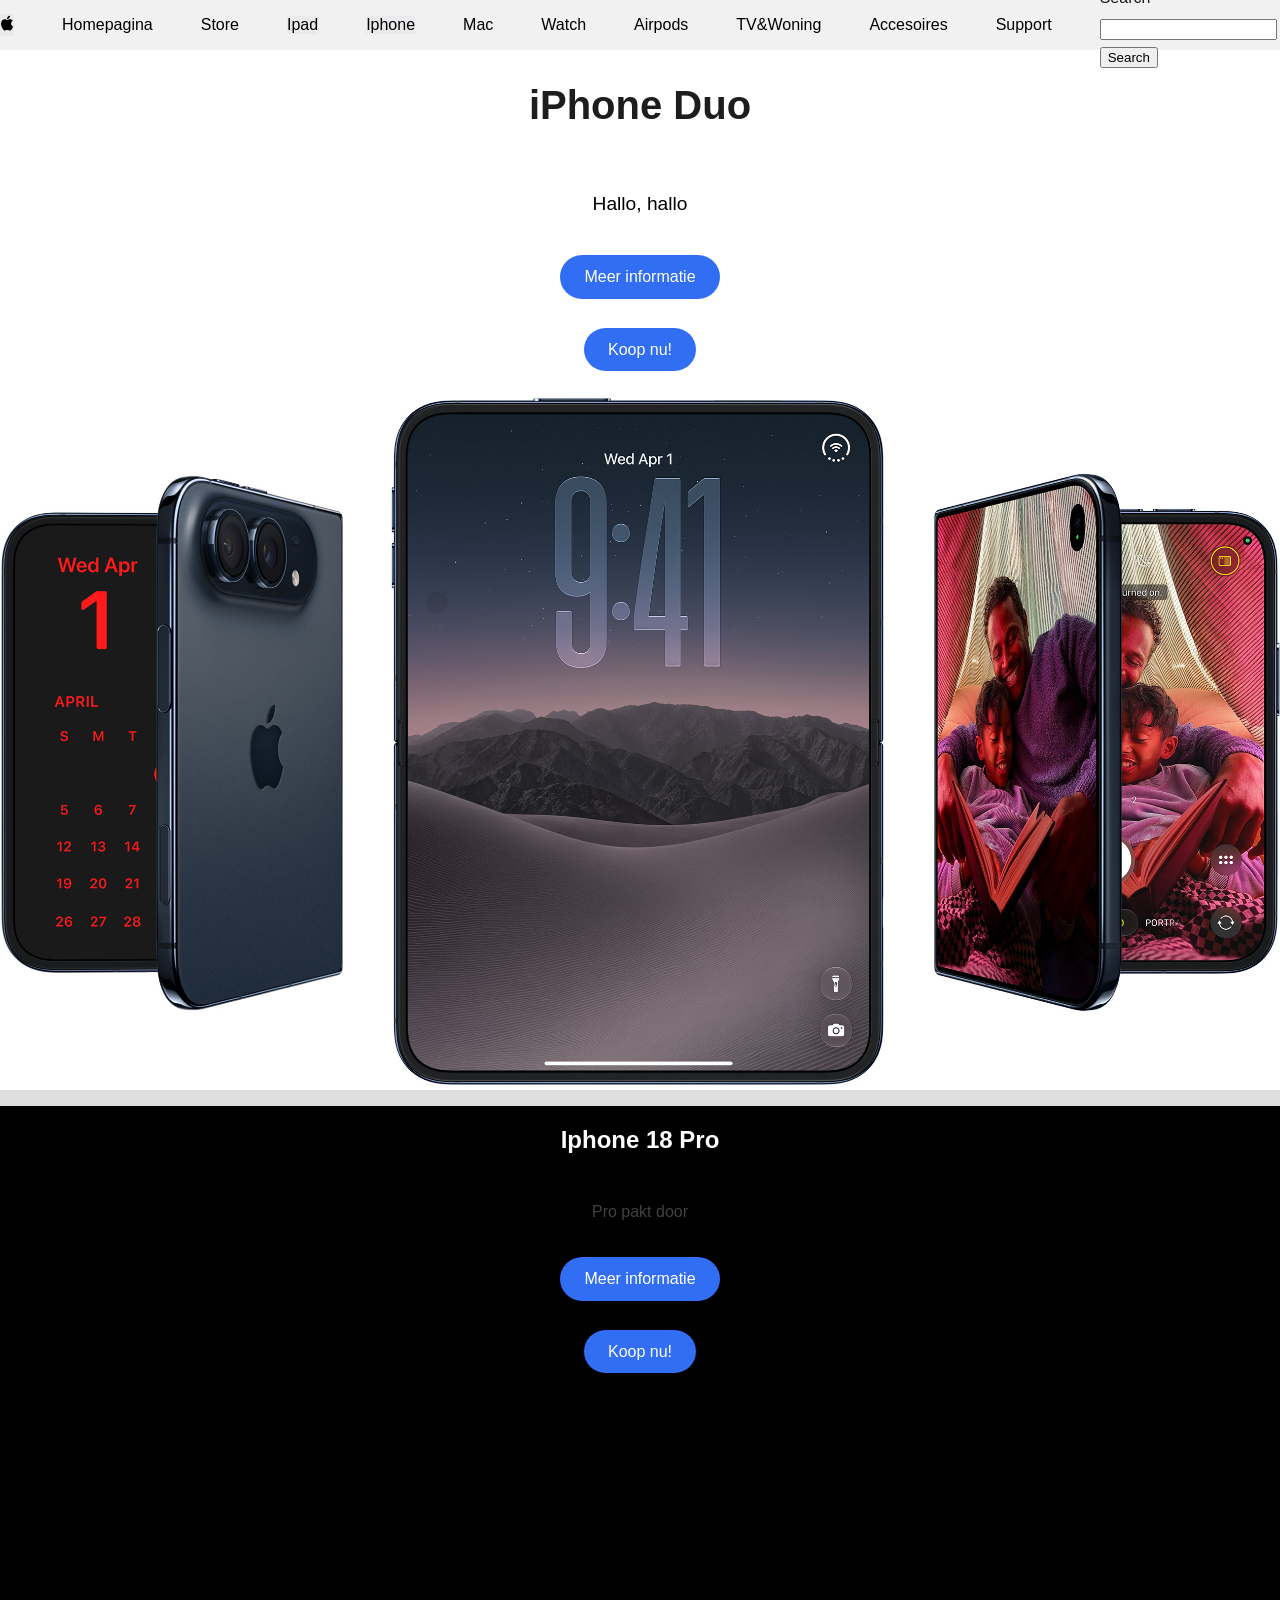
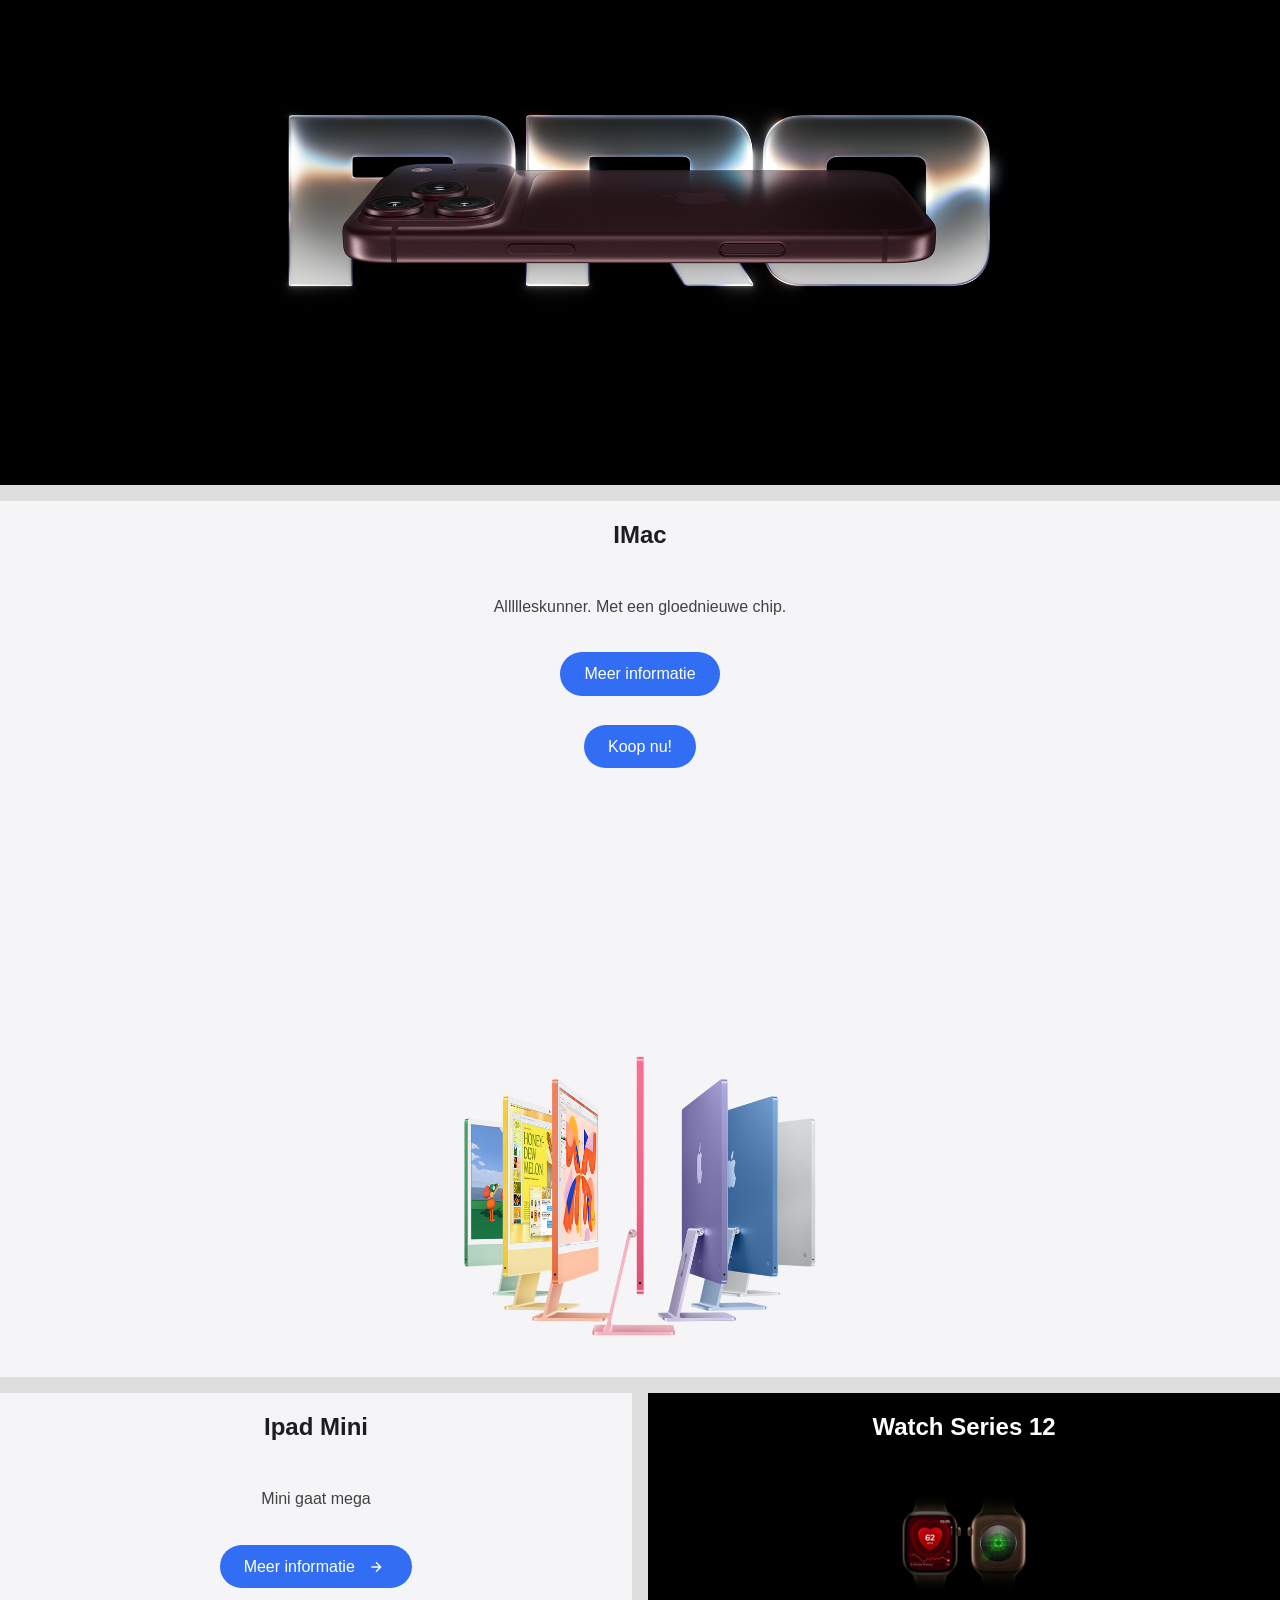
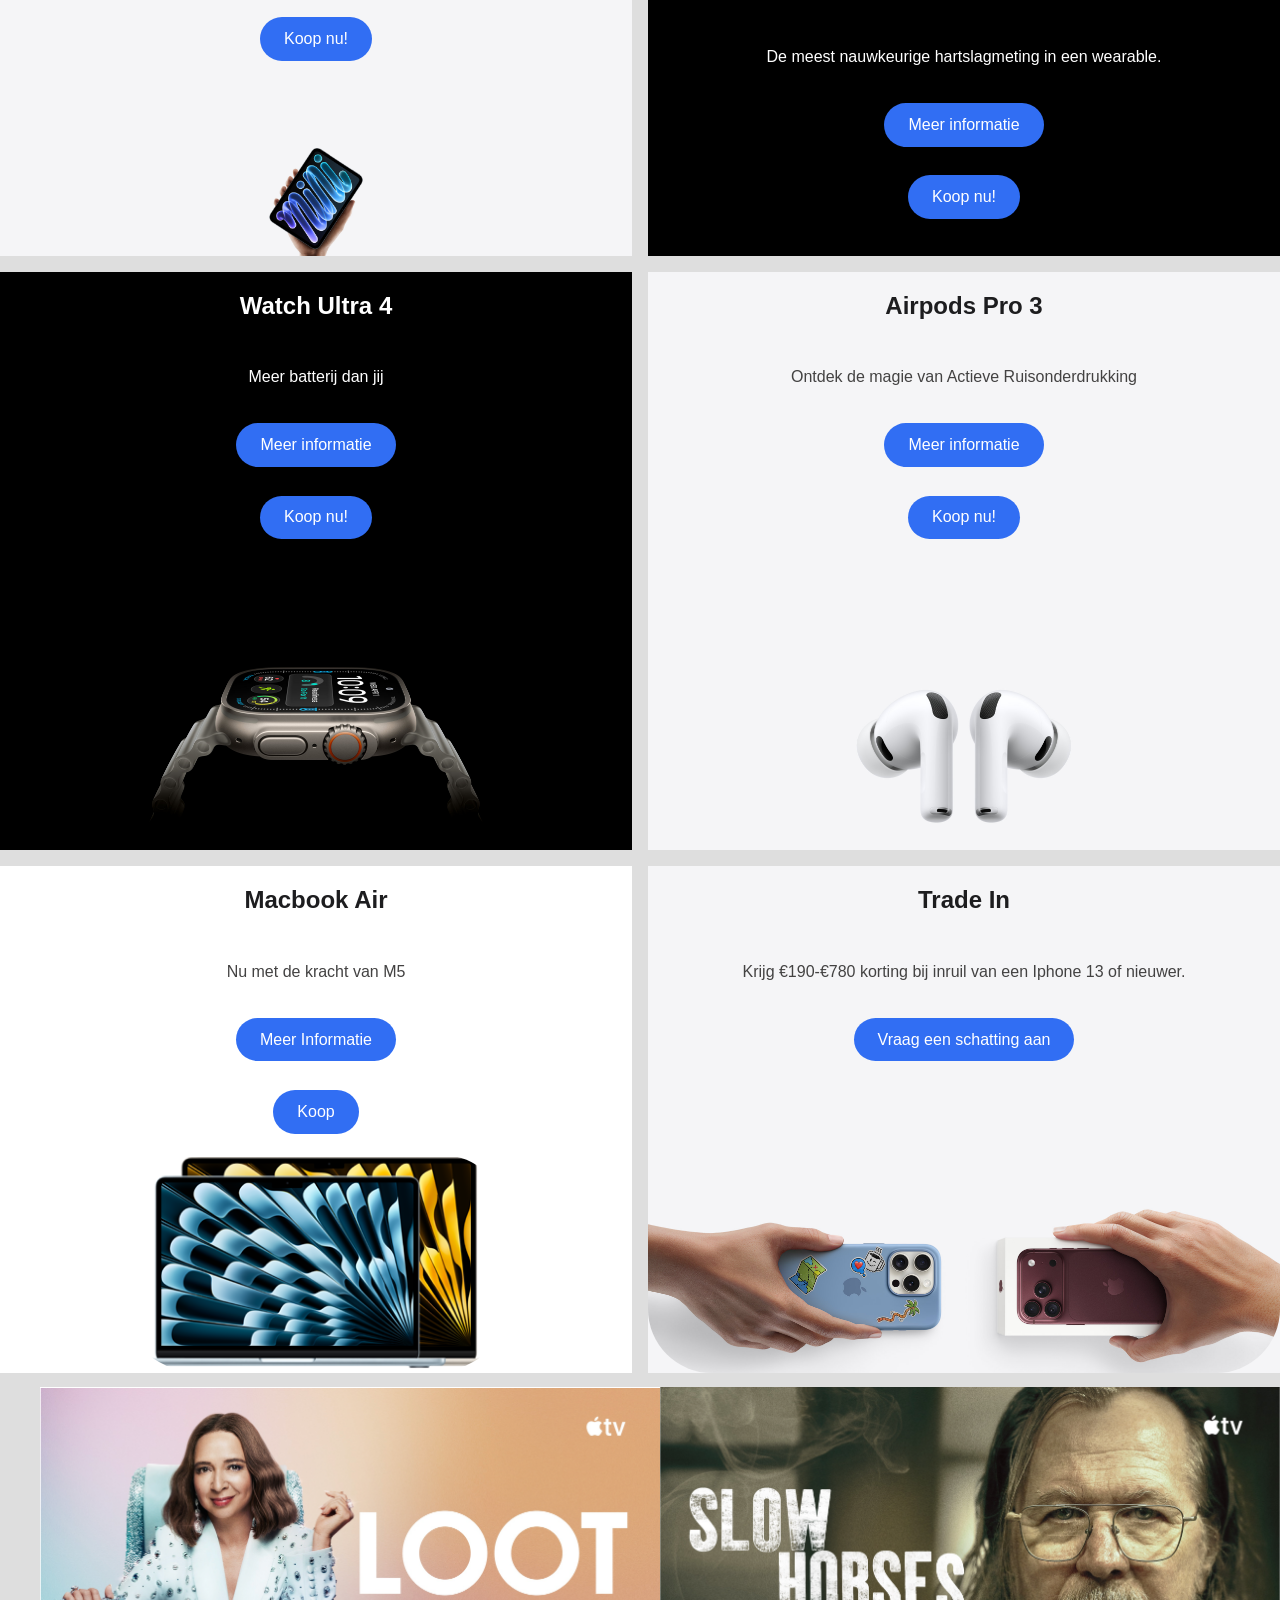
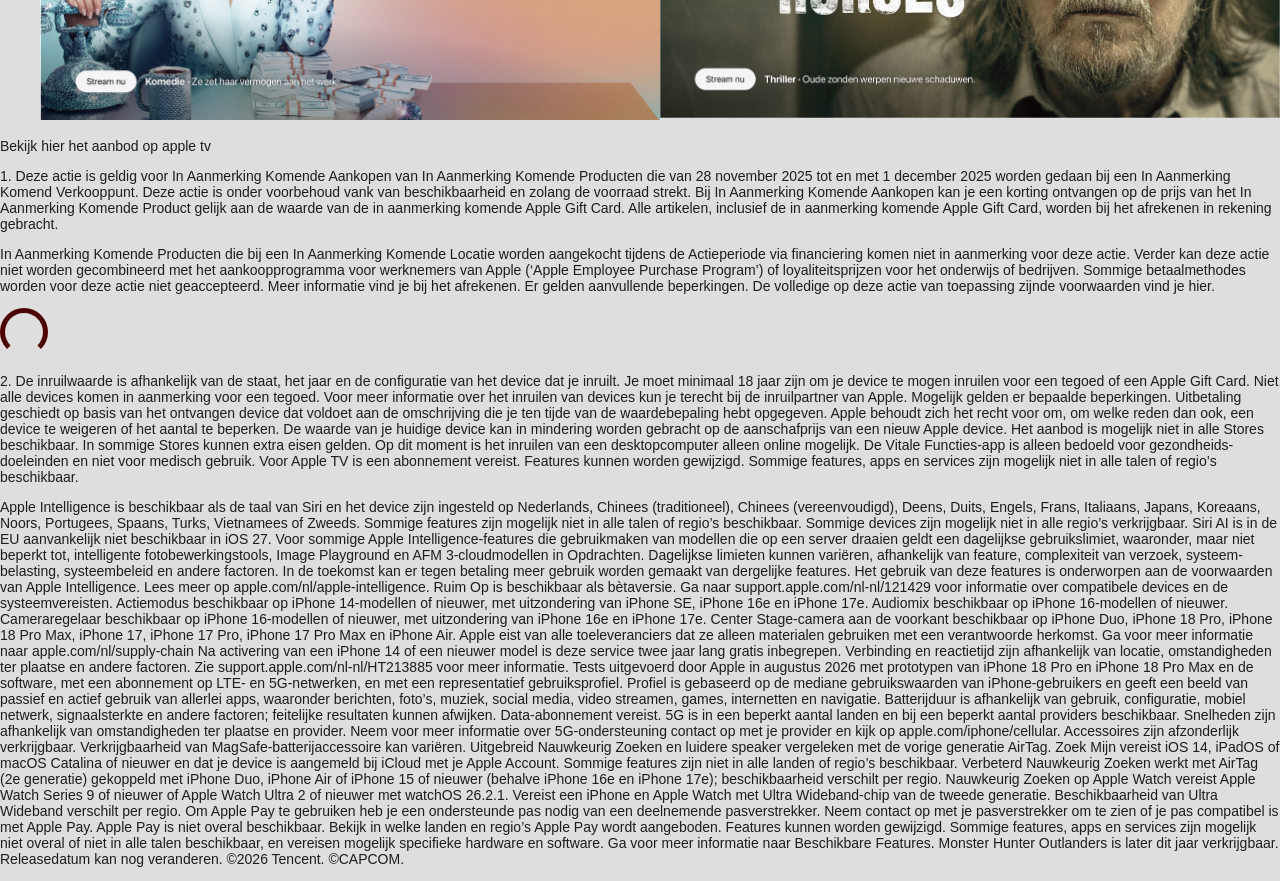
<file: index.html>
<!DOCTYPE html>
<html lang="nl">
<head>
	<meta charset="UTF-8">
	<meta name="204_chey" content="Cheyenne">
	<meta name="viewport" content="width=device-width, initial-scale=1">
	
	<title>Apple Knock-off</title>

	<link href="styles/style.css" rel="stylesheet">
	<link href="styles/homepage.css" rel="stylesheet">

	<link rel="icon" type="image/svg+xml" href="images-sections/icon_large_3.svg">
</head>

<body>			
<a class="skip-link" href="#main">Ga naar inhoud</a>
<!--https://www.w3schools.com/accessibility/accessibility_skip_links.php-->
 <header>
	<h1 class="visually-hidden">Howdy FED2526</h1>
		<nav aria-label="Hoofdmenu">
		<ul>
			<li><img src="images/icon_large_3.svg" alt="icon_large_3"></li>
			<li><a href="index.html">Homepagina</a></li>
			<!-- https://codepen.io/yuzub/pen/XaPjoB > Hiervan heb ik de animatie in headers overgenomen -->
			<li><a href="#">Store</a></li>
			<li><a href="#">Ipad</a></li>
			<li><a href="tweede_pagina.html">Iphone</a></li>
			<li><a href="#">Mac</a></li>
			<li><a href="#">Watch</a></li>
			<li><a href="#">Airpods</a></li>
			<li><a href="#">TV&Woning</a></li>
			<li><a href="#">Accesoires</a></li>
			<li><a href="#">Support</a></li>
			<li>
				<form id="search-form">
					<label for="site-search">Search</label>
					<input type="search" id="site-search" name="q">
					<button type="submit">Search</button>
				</form>
			</li>
		</ul>
	</nav>
 </header>

<main id="main">


<section aria-label="iPhone Duo">
	<h2>iPhone Duo</h2>
	<p>Hallo, hallo</p>
	<a href="#" aria-label="Meer over iPhone">Meer informatie</a>
	<a href="#" aria-label="iPhone Duo kopen">Koop nu!</a>
	<img src="images/design_endframe__csvxe3ut4a6a_large_2x.jpg" alt="iPhone_duo">
</section>

<section aria-label="Iphone 18 pro">
	<h2> Iphone 18 Pro</h2>
	<p>Pro pakt door</p>
	<a href="tweede_pagina.html" aria-label="Meer over Iphone">Meer informatie</a>
	<a href="tweede_pagina.html" aria-label="Iphone 18 kopen">Koop nu!</a>
	<img src="images/hero_iphone_18_pro_.jpg" alt="iphone_18_pro">
</section>

<section aria-label="IMac">
	<h2>IMac</h2>
	<p>Allllleskunner.
	Met een gloednieuwe chip.
	</p>
	<a href="tweede_pagina.html" aria-label="Meer over Mac">Meer informatie</a>
	<a href="tweede_pagina.html" aria-label="Mac Mini kopen">Koop nu!</a>
	<img src="images/promo_imac_m6_preorder__cm3cvx6oewya_large_2x.jpg" alt="IMac">
</section>

<section aria-label="IPad Mini">
	<h2>Ipad Mini</h2>
	<p>Mini gaat mega</p>
	<a href="#">
		Meer informatie
		<svg width="16" height="16" viewBox="0 0 24 24">
		  <path d="M5 12h14M12 5l7 7-7 7" stroke="currentColor" stroke-width="2" fill="none"/>
		</svg></a>
	<a href="#" aria-label="Mac Mini kopen">Koop nu!</a>
	<img src="images/promo_ipad_mini_a20_preorder__b8cxb35z3e9y_large_2x.jpg" alt="Ipad Mini">
</section>

<section aria-label="Watch Series 12">
	<h2>Watch Series 12</h2>
	<img src="images/hero_apple_watch_series_12_jpg.jpg" alt="watch_series_12">
	<p>De meest nauwkeurige hartslagmeting in een wearable.</p>
	<a href="#" aria-label="Meer informatie over Apple Watches">Meer informatie</a>
	<a href="#" aria-label="Apple watch 12 kopen">Koop nu!</a>
</section>

<section aria-label="Watch Ultra 4">
	<h2>Watch Ultra 4</h2>
	<p>Meer batterij dan jij</p>
	<a href="#" aria-label="Meer informatie over Watch">Meer informatie</a>
	<a href="#" aria-label="Watch kopen">Koop nu!</a>
	<img src="images/promo_apple_watch_ultra_4__e4r3qertak2u_large_2x.jpg" alt="watch_ultra_4">
</section>

<section aria-label="Airpods Pro 3">
	<h2>Airpods Pro 3</h2>
	<p>Ontdek de magie van Actieve Ruisonderdrukking</p>
	<a href="#" aria-label="Meer informatie over Airpods">Meer informatie</a>
	<a href="#" aria-label="Airpods kopen">Koop nu!</a>
	<img src="images/promo_airpods_pro_3__e4755qofhnyq_large_2x.jpg" alt="airpods_pro_3">
</section>

<section aria-label="macbook_air">
	<h2>Macbook Air</h2>
	<p>Nu met de kracht van M5</p>
	<a href="#" aria-label="Meer informatie">Meer Informatie</a>
	<a href="#" aria-label="Koop">Koop</a>
	<img src="images/compare_mba_13_15__caznvrb61zyu_large_2x.png" alt="macbook_air">
</section>

<section aria-label="Trade In">
	<h2>Trade In</h2>
	<p>Krijg €190-€780 korting bij inruil van een Iphone 13 of nieuwer.</p>
	<a href="#" aria-label="Meer informatie over Trade in">Vraag een schatting aan</a>
	<img src="images/promo_iphone_tradein__e4hrjxmgmf0i_large_2x.jpg" alt="trade_in">
</section>

	<script defer src="scripts/script.js"></script>
</main>

<footer>

<ul aria-label="Films & series op apple tv">
	<li><img src="images-footer/film_1.png" alt="film_1"></li>
	<li><img src="images-footer/film_2.png" alt="film_2"></li>
	<li><img src="images-footer/film_3.png" alt="film_3"></li>
	<li><img src="images-footer/film_4.png" alt="film_4"></li>
	<li><img src="images-footer/film_5.png" alt="film_5"></li>
	<li><img src="images-footer/film_6.png" alt="film_6"></li>
</ul>
	<h3>Films op apple tv</h3>
	<p>Bekijk hier het aanbod op apple tv</p>
	<p>
		1. Deze actie is geldig voor In Aanmerking Komende Aankopen van In Aanmerking Komende Producten die van 28 november 2025 tot en met 1 december 2025 worden gedaan bij een In Aanmerking Komend Verkooppunt. 
		Deze actie is onder voorbehoud vank van beschikbaarheid en zolang de voorraad strekt. 
		Bij In Aanmerking Komende Aankopen kan je een korting ontvangen op de prijs van het In Aanmerking Komende Product gelijk aan de waarde van de in aanmerking komende Apple Gift Card. 
		Alle artikelen, inclusief de in aanmerking komende Apple Gift Card, worden bij het afrekenen in rekening gebracht. 
	</p>
	<p>
		In Aanmerking Komende Producten die bij een In Aanmerking Komende Locatie worden aangekocht tijdens de Actieperiode via financiering komen niet in aanmerking voor deze actie. 
		Verder kan deze actie niet worden gecombineerd met het aankoopprogramma voor werknemers van Apple (‘Apple Employee Purchase Program’) of loyaliteitsprijzen voor het onderwijs of bedrijven. 
		Sommige betaalmethodes worden voor deze actie niet geaccepteerd. Meer informatie vind je bij het afrekenen. 
		Er gelden aanvullende beperkingen. De volledige op deze actie van toepassing zijnde voorwaarden vind je hier.
	</p>
	<span class="loader"></span>
	<p>	
		2. De inruilwaarde is afhankelijk van de staat, het jaar en de configuratie van het device dat je inruilt. Je moet minimaal 18 jaar zijn om je device te mogen inruilen voor een tegoed of een Apple Gift Card. 
		Niet alle devices komen in aanmerking voor een tegoed. Voor meer informatie over het inruilen van devices kun je terecht bij de inruilpartner van Apple. Mogelijk gelden er bepaalde beperkingen. 
		Uitbetaling geschiedt op basis van het ontvangen device dat voldoet aan de omschrijving die je ten tijde van de waardebepaling hebt opgegeven. 
		Apple behoudt zich het recht voor om, om welke reden dan ook, een device te weigeren of het aantal te beperken. 
		De waarde van je huidige device kan in mindering worden gebracht op de aanschafprijs van een nieuw Apple device. Het aanbod is mogelijk niet in alle Stores beschikbaar. In sommige Stores kunnen extra eisen gelden. 
		Op dit moment is het inruilen van een desktopcomputer alleen online mogelijk.
		De Vitale Functies-app is alleen bedoeld voor gezondheids­doeleinden en niet voor medisch gebruik.
		Voor Apple TV is een abonnement vereist.
		Features kunnen worden gewijzigd. Sommige features, apps en services zijn mogelijk niet in alle talen of regio’s beschikbaar.
	</p>
	<p>
            Apple Intelligence is beschikbaar als de taal van Siri en het device zijn ingesteld op Nederlands, Chinees
            (traditioneel), Chinees (vereenvoudigd), Deens, Duits, Engels, Frans, Italiaans, Japans, Koreaans, Noors,
            Portugees, Spaans, Turks, Vietnamees of Zweeds. Sommige features zijn mogelijk niet in alle talen of regio’s
            beschikbaar. Sommige devices zijn mogelijk niet in alle regio’s verkrijgbaar. Siri AI is in de EU
            aanvankelijk niet beschikbaar in iOS 27. Voor sommige Apple Intelligence-features die gebruikmaken van
            modellen die op een server draaien geldt een dagelijkse gebruikslimiet, waaronder, maar niet beperkt tot,
            intelligente fotobewerkings­tools, Image Playground en AFM 3-cloudmodellen in Opdrachten. Dagelijkse
            limieten kunnen variëren, afhankelijk van feature, complexiteit van verzoek, systeem­belasting,
            systeembeleid en andere factoren. In de toekomst kan er tegen betaling meer gebruik worden gemaakt van
            dergelijke features. Het gebruik van deze features is onderworpen aan de voorwaarden van Apple Intelligence.
            Lees meer op apple.com/nl/apple-intelligence.
            Ruim Op is beschikbaar als bètaversie. Ga naar support.apple.com/nl-nl/121429 voor informatie over
            compatibele devices en de systeemvereisten.
            Actiemodus beschikbaar op iPhone 14-modellen of nieuwer, met uitzondering van iPhone SE, iPhone 16e en
            iPhone 17e. Audiomix beschikbaar op iPhone 16-modellen of nieuwer. Cameraregelaar beschikbaar op iPhone
            16-modellen of nieuwer, met uitzondering van iPhone 16e en iPhone 17e. Center Stage-camera aan de voorkant
            beschikbaar op iPhone Duo, iPhone 18 Pro, iPhone 18 Pro Max, iPhone 17, iPhone 17 Pro, iPhone 17 Pro Max en
            iPhone Air.
            Apple eist van alle toeleveranciers dat ze alleen materialen gebruiken met een verantwoorde herkomst. Ga
            voor meer informatie naar apple.com/nl/supply-chain
            Na activering van een iPhone 14 of een nieuwer model is deze service twee jaar lang gratis inbegrepen.
            Verbinding en reactie­tijd zijn afhankelijk van locatie, omstandigheden ter plaatse en andere factoren. Zie
            support.apple.com/nl-nl/HT213885 voor meer informatie.
            Tests uitgevoerd door Apple in augustus 2026 met prototypen van iPhone 18 Pro en iPhone 18 Pro Max en de
            software, met een abonnement op LTE- en 5G‑netwerken, en met een representatief gebruiksprofiel. Profiel is
            gebaseerd op de mediane gebruikswaarden van iPhone-gebruikers en geeft een beeld van passief en actief
            gebruik van allerlei apps, waaronder berichten, foto’s, muziek, social media, video streamen, games,
            internetten en navigatie. Batterijduur is afhankelijk van gebruik, configuratie, mobiel netwerk,
            signaalsterkte en andere factoren; feitelijke resultaten kunnen afwijken.
            Data-abonnement vereist. 5G is in een beperkt aantal landen en bij een beperkt aantal providers beschikbaar.
            Snelheden zijn afhankelijk van omstandigheden ter plaatse en provider. Neem voor meer informatie over
            5G-ondersteuning contact op met je provider en kijk op apple.com/iphone/cellular.
            Accessoires zijn afzonderlijk verkrijgbaar. Verkrijgbaarheid van MagSafe-batterij­accessoire kan variëren.
            Uitgebreid Nauwkeurig Zoeken en luidere speaker vergeleken met de vorige generatie AirTag. Zoek Mijn vereist
            iOS 14, iPadOS of macOS Catalina of nieuwer en dat je device is aangemeld bij iCloud met je Apple Account.
            Sommige features zijn niet in alle landen of regio’s beschikbaar. Verbeterd Nauwkeurig Zoeken werkt met
            AirTag (2e generatie) gekoppeld met iPhone Duo, iPhone Air of iPhone 15 of nieuwer (behalve iPhone 16e en
            iPhone 17e); beschikbaarheid verschilt per regio. Nauwkeurig Zoeken op Apple Watch vereist Apple Watch
            Series 9 of nieuwer of Apple Watch Ultra 2 of nieuwer met watchOS 26.2.1.
            Vereist een iPhone en Apple Watch met Ultra Wideband‑chip van de tweede generatie. Beschikbaarheid van Ultra
            Wideband verschilt per regio.
            Om Apple Pay te gebruiken heb je een ondersteunde pas nodig van een deel­nemende pasverstrekker. Neem
            contact op met je pasverstrekker om te zien of je pas compatibel is met Apple Pay.

            Apple Pay is niet overal beschikbaar. Bekijk in welke landen en regio’s Apple Pay wordt aangeboden.

            Features kunnen worden gewijzigd. Sommige features, apps en services zijn mogelijk niet overal of niet in
            alle talen beschikbaar, en vereisen mogelijk specifieke hardware en software. Ga voor meer informatie naar
            Beschikbare Features.
            Monster Hunter Outlanders is later dit jaar verkrijgbaar. Releasedatum kan nog veranderen. ©2026 Tencent.
            ©CAPCOM.
	</p>
</footer>

</body>
	 
</html>
</file>
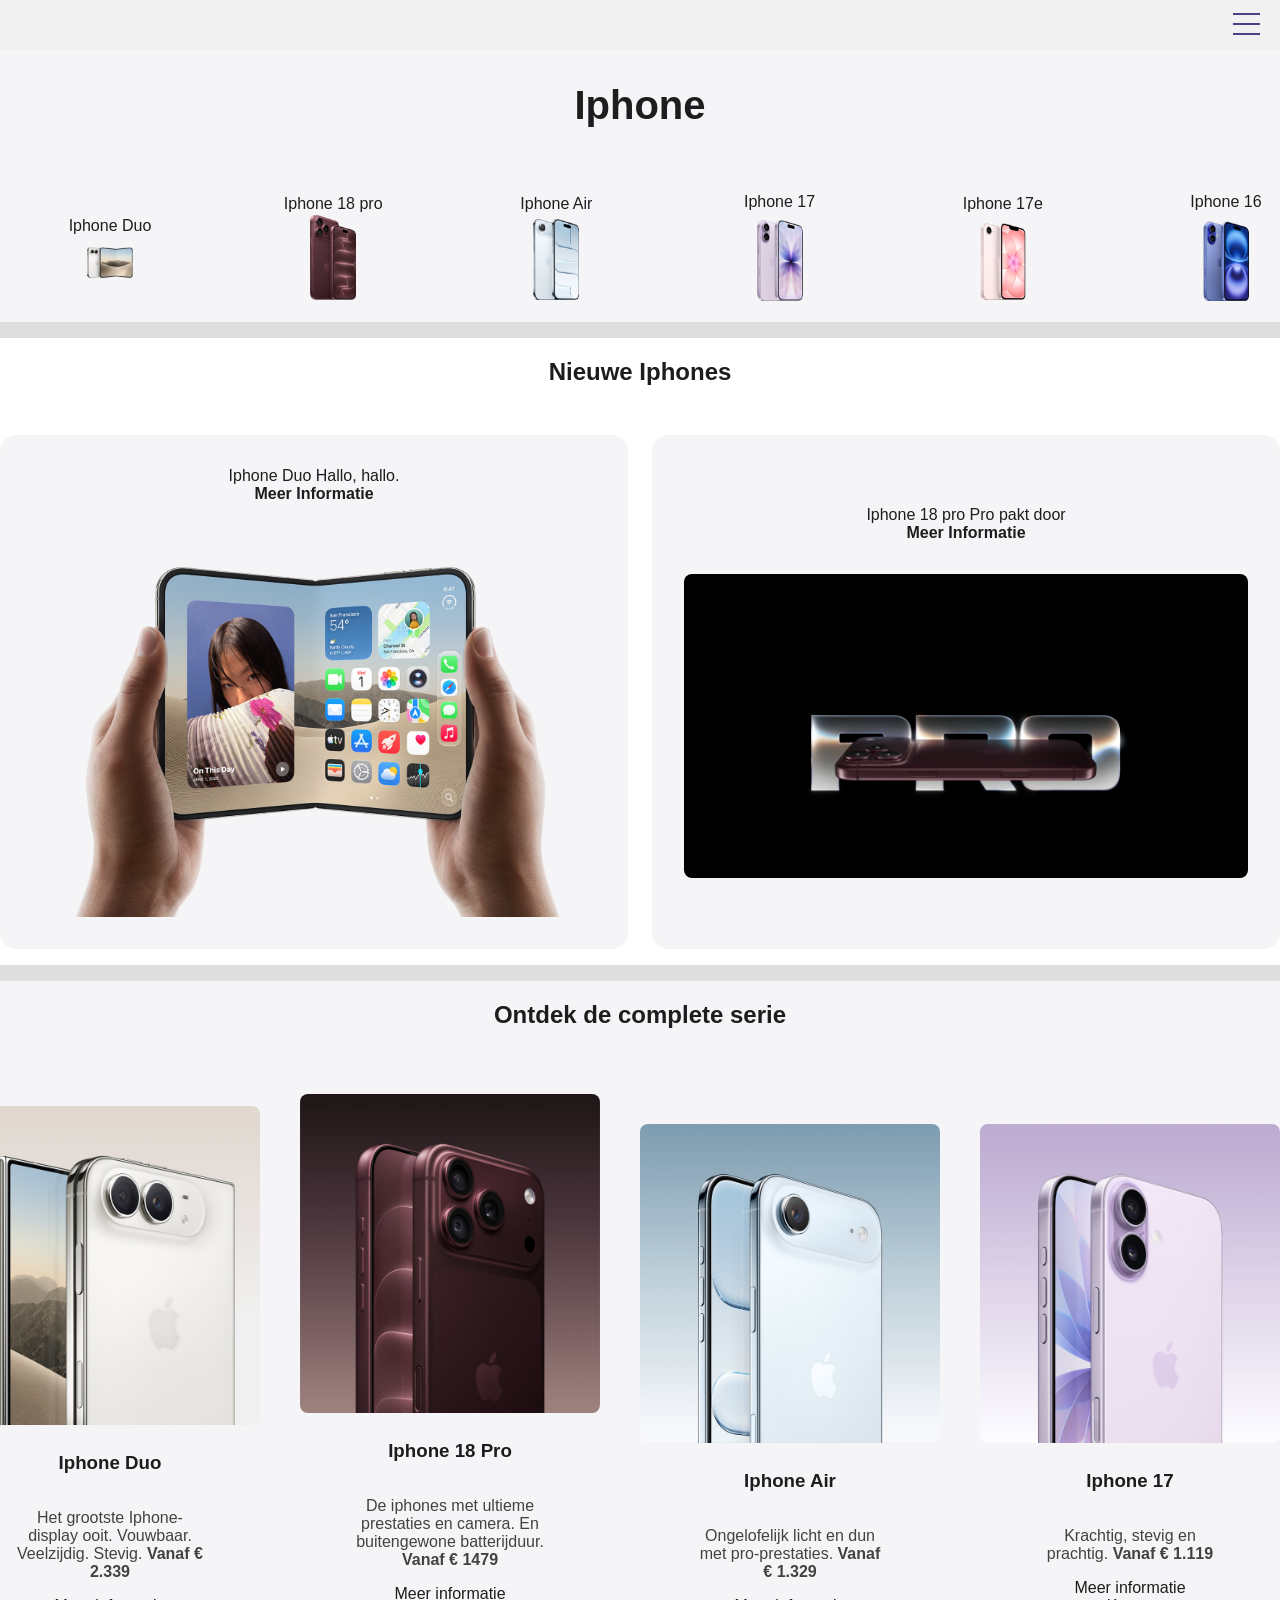
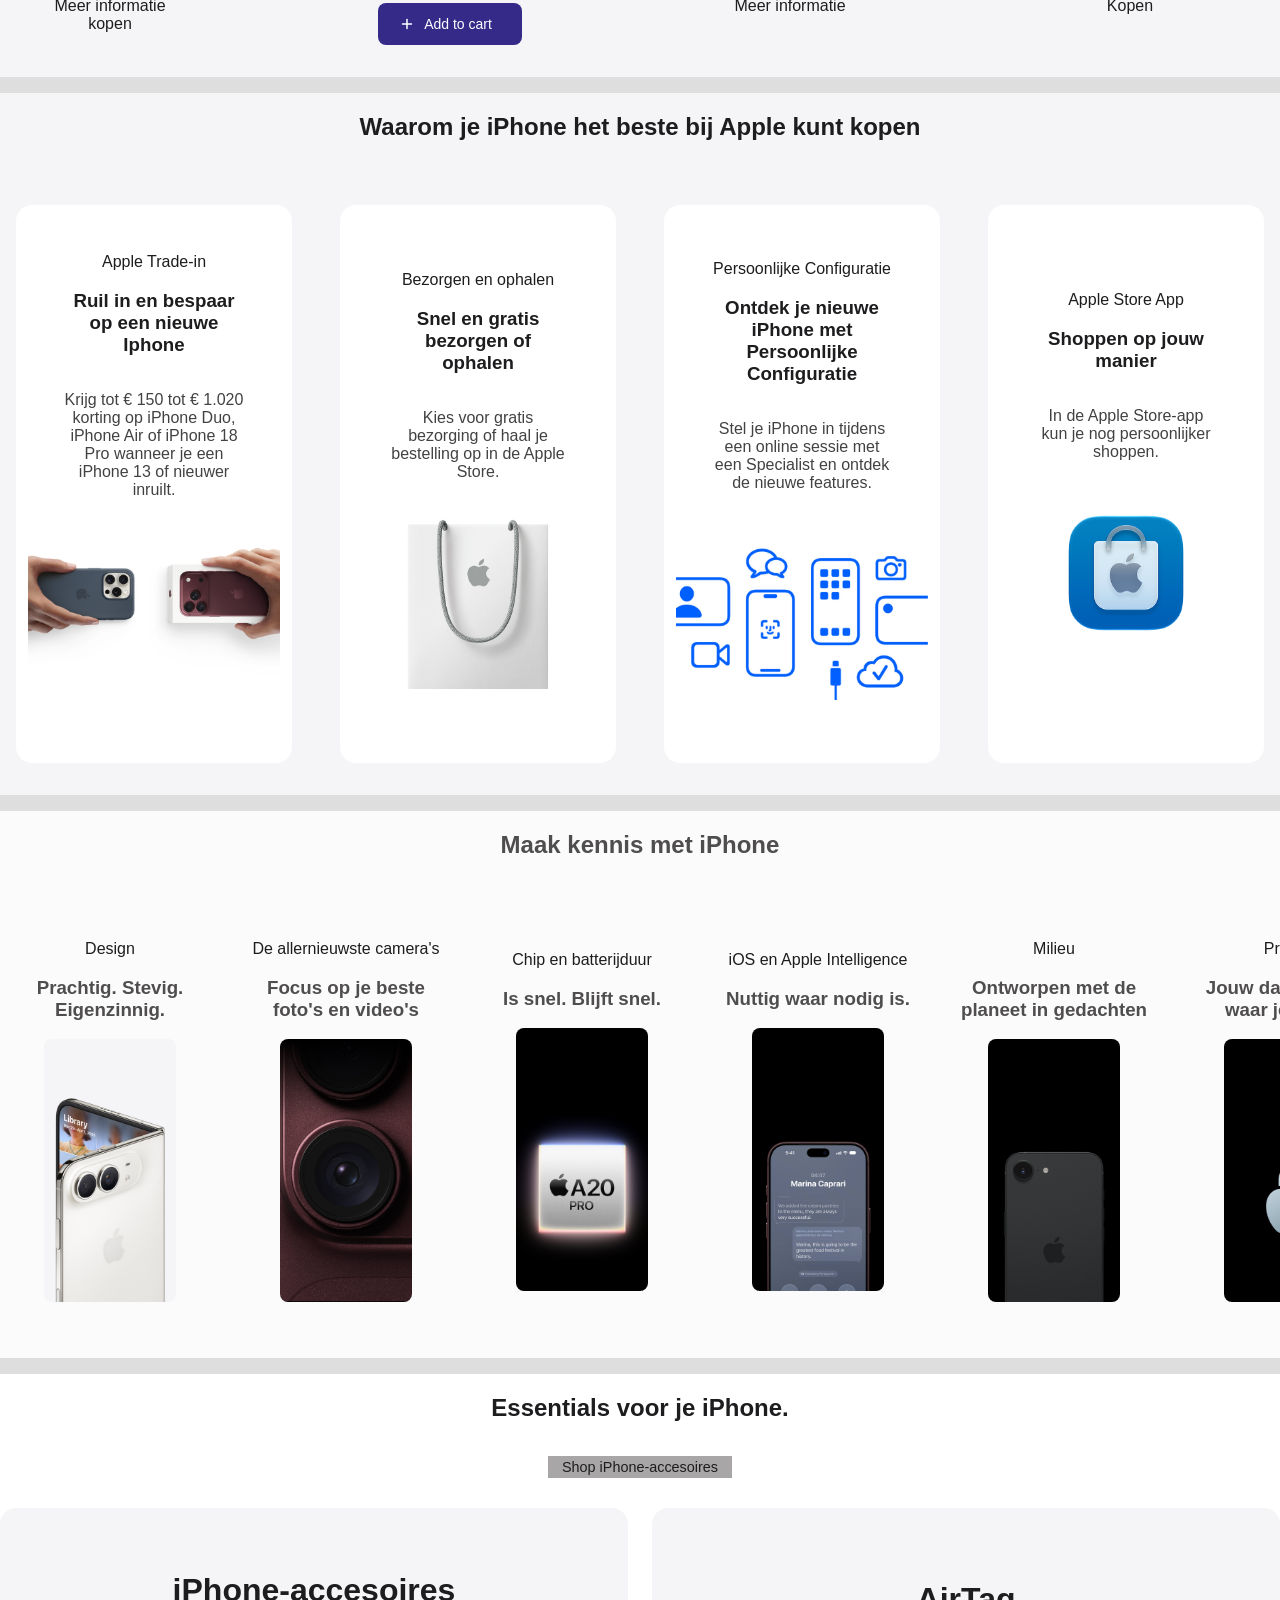
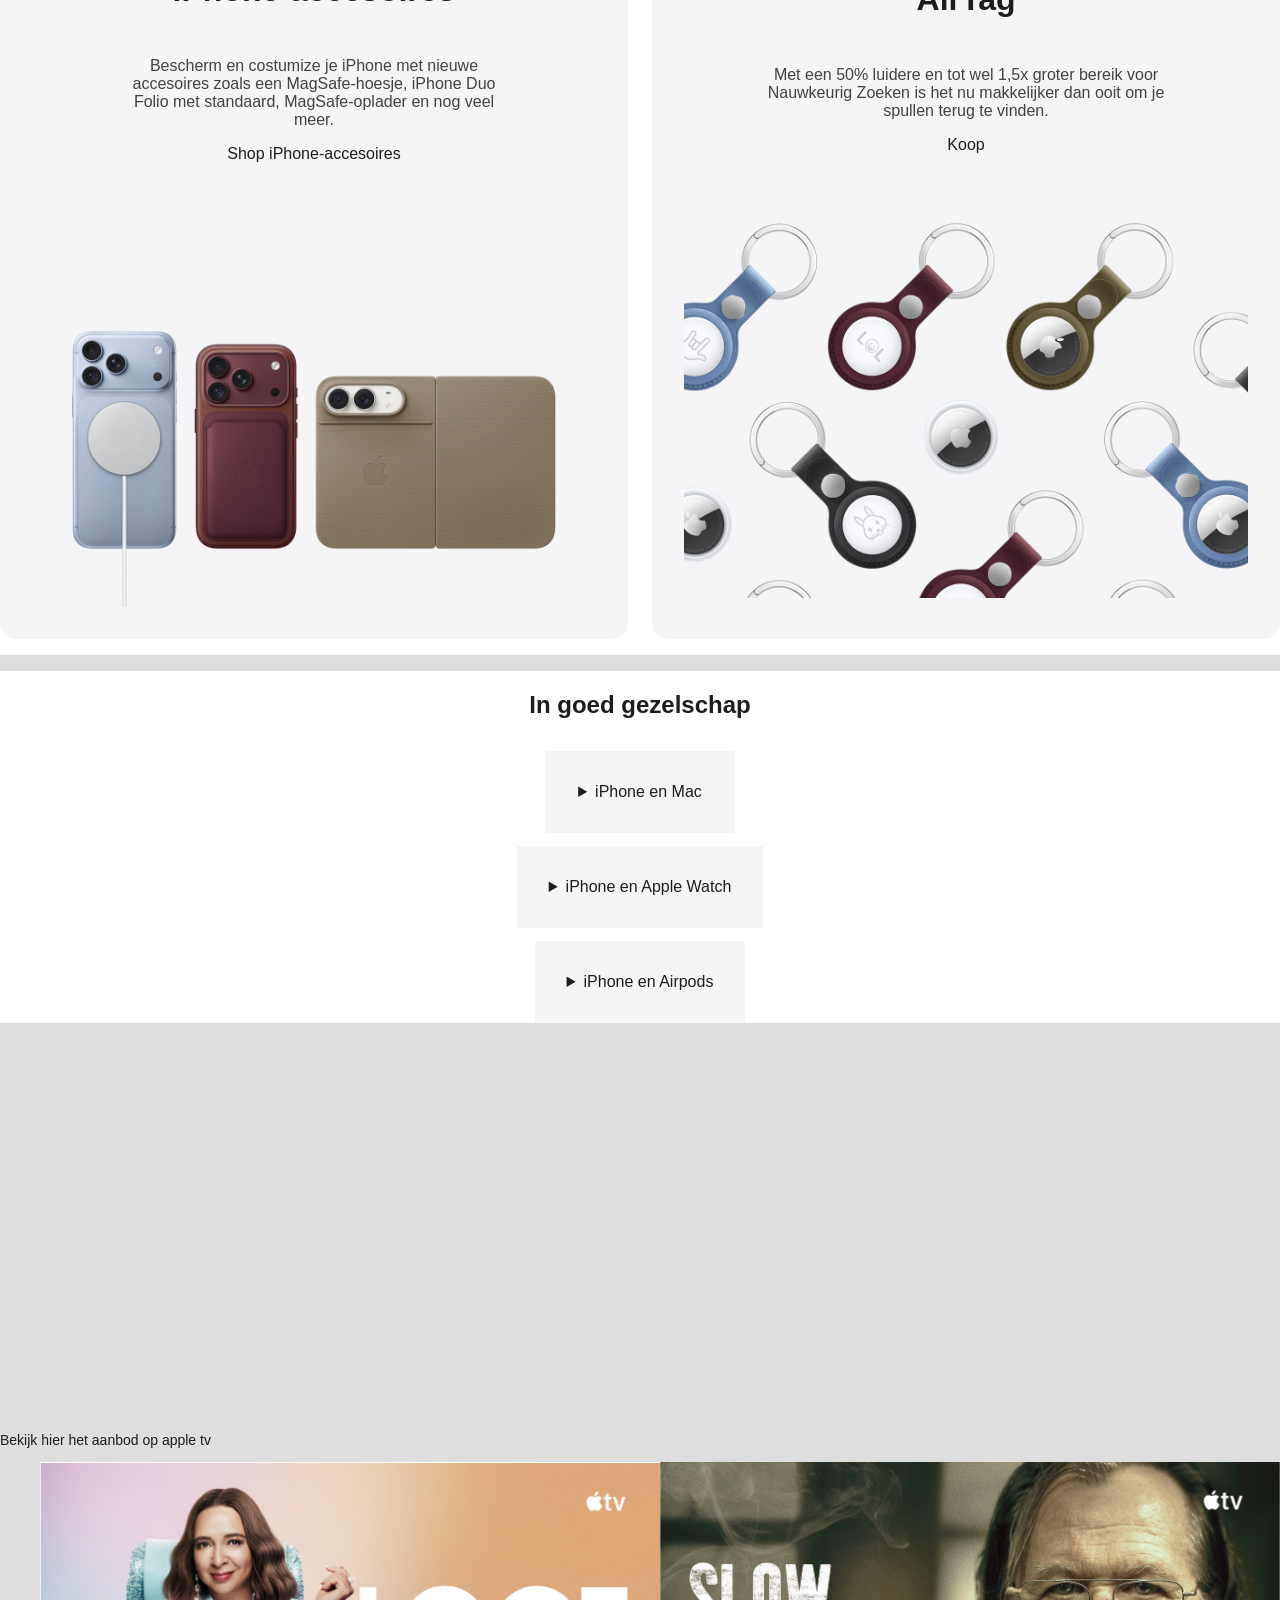
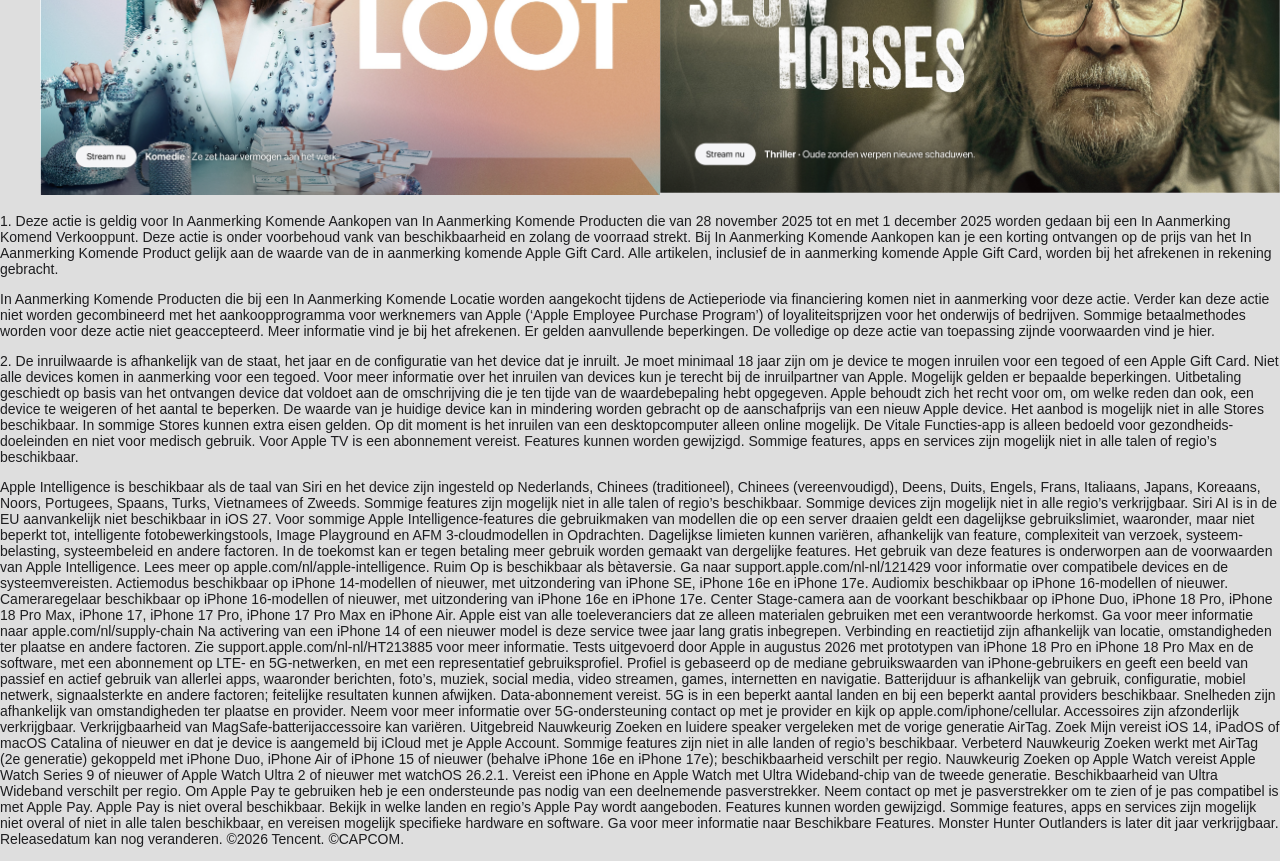
<file: tweede_pagina.html>
<!DOCTYPE html>
<html lang="nl">

<head>
    <meta charset="UTF-8">
    <meta name="apple" content="nieuw">
    <meta name="viewport" content="width=device-width, initial-scale=1">

    <title>Iphone Knock-off</title>

    <link href="styles/style.css" rel="stylesheet">
    <link href="styles/iphone.css" rel="stylesheet">

    <link rel="icon" type="image/svg+xml" href="images-sections/icon_large_3.svg">
</head>

<body>
    <a class="skip-link" href="#main">Ga naar inhoud</a>
    <header>
        <h1 class="visually-hidden">Howdy FED2627</h1>
        <div id="burger-menu">
            <span></span>
        </div>
        <!--https://codepen.io/joesayegh/pen/jOEVPKO> Hier heb ik de code voor het hamburger menu vandaan-->
        <nav id="menu">
            <ul>
                <li><img src="images/icon_large_3.svg" alt="icon_large_3"></li>
                <li class="rotate3d"><a href="index.html">Homepagina</a></li>
                <!-- https://codepen.io/yuzub/pen/XaPjoB > Hiervan heb ik de transition overgenomen -->
                <li><a href="#">Store</a></li>
                <li><a href="#">Ipad</a></li>
                <li><a href="tweede_pagina.html">Iphone</a></li>
                <li><a href="#">Mac</a></li>
                <li><a href="#">Watch</a></li>
                <li><a href="#">Airpods</a></li>
                <li><a href="#">TV&Woning</a></li>
                <li><a href="#">Accesoires</a></li>
            </ul>
        </nav>
    </header>

    <main id="main">

        <section aria-label="Alle Iphone's op een rij">
            <h2>Iphone</h2>
            <ul>
                <li><a>Iphone Duo</a>
                    <img src="images/iphone_duo_.png" alt="nieuwe_iphone_duo">
                </li>
                <li><a>Iphone 18 pro</a>
                    <img src="images/iphone_18_pro_x.png" alt="iphone_18_pro">
                </li>
                <li><a>Iphone Air</a>
                    <img src="images/iphone_air_.png" alt="iphone_air">
                </li>
                <li><a>Iphone 17</a>
                    <img src="images/iphone_17.png" alt="iphone_17">
                </li>
                <li><a>Iphone 17e</a>
                    <img src="images/iphone_17e_.png" alt="iphone_17e">
                </li>
                <li><a>Iphone 16</a>
                    <img src="images/iphone_16.png" alt="iphone_16">
                </li>
                <li><a>Vergelijk</a>
                    <img src="images/compare__.png" alt="vergelijk">
                </li>
                <li><a>Accesoires</a>
                    <img src="images/accessories__.png" alt="accesoires">
                </li>
                <li><a>Shop Iphone</a>
                    <img src="images/shop_.png" alt="shop_iphone">
                </li>
                <li><a>IOS 27</a>
                    <img src="images/ios__8z.png" alt="Ios_27">
                </li>
            </ul>
        </section>

        <section aria-label="Nieuwe_iphones">
            <h2>Nieuwe Iphones</h2>
            <ul>
                <li><a>Iphone Duo Hallo, hallo.</a> <a href="#"><strong>Meer Informatie</strong></a>
                    <img src="images/Scherm­afbeelding 2026-10-31 om 23.26.08.png" alt="iphone duo">
                </li>
                <li><a>Iphone 18 pro Pro pakt door</a> <a href="#"><strong>Meer Informatie</strong></a>
                    <img src="images/hero_iphone_18_pro_.jpg" alt="iphone18pro">
                </li>
            </ul>
        </section>

        <section aria-label="Alle nieuwe iphones">
            <h2>Ontdek de complete serie</h2>
            <ul>
                <li>
                    <img src="images/iphone_duo__hefmlegzwbmi_large_2x.jpg" alt="iphoneduo">
                    <h3>Iphone Duo</h3>
                    <p>
                        Het grootste Iphone-display ooit.
                        Vouwbaar. Veelzijdig. Stevig.

                        <strong>Vanaf € 2.339</strong>
                    </p>
                    <a href="#">Meer informatie</a>
                    <a href="#">kopen</a>
                </li>
                <li>
                    <img src="images/iphone_18_pro__dj48ysc0yagm_large_2x.jpg" alt="iphone18pro">
                    <h3>Iphone 18 Pro</h3>
                    <p>
                        De iphones met ultieme prestaties en camera.
                        En buitengewone batterijduur.

                        <strong>Vanaf € 1479</strong>
                    </p>
                    <a href="#">Meer informatie</a>
                    <button class="button">
                        <span>Add to cart</span>
                        <div class="cart">
                            <svg viewBox="0 0 36 26">
                                <polyline points="1 2.5 6 2.5 10 18.5 25.5 18.5 28.5 7.5 7.5 7.5"></polyline>
                                <polyline points="15 13.5 17 15.5 22 10.5"></polyline>
                            </svg>
                        </div>
                    </button>
                </li>
                <li>
                    <img src="images/iphone_air__b5qmgl05ojyq_large_2x.jpg" alt="iphoneair">
                    <h3>Iphone Air</h3>
                    <p>Ongelofelijk licht en dun met pro-prestaties.
                        <strong>Vanaf € 1.329</strong>
                    </p>
                    <a href="#">Meer informatie</a>
                </li>
                <li>
                    <img src="images/iphone_17_.jpg" alt="Iphone 17">
                    <h3>Iphone 17</h3>
                    <p>Krachtig, stevig en prachtig.
                        <strong>Vanaf € 1.119</strong>
                    </p>
                    <a href="#">Meer informatie</a>
                    <a href="#">Kopen</a>
                </li>
                <li>
                    <img src="images/iphone_17e__cq5ygzct314y_large_2x.jpg" alt="iphone17e">
                    <h3>Iphone 17e</h3>
                    <p>Sterke features.
                        Slimme keuzes.
                        <strong>Vanaf € 869</strong>
                    </p>
                    <a href="#">Meer informatie</a>
                    <a href="#">Kopen</a>
                </li>
                <li>
                    <img src="images/iphone_16__b.jpg" alt="iphone16">
                    <h3>Iphone 16</h3>
                    <p>Indrukwekkende prestaties.
                        Sterk Design.
                        <strong>Vanaf € 1.019</strong>
                    </p>
                    <a href="#">Meer informatie</a>
                    <a href="#">Kopen</a>
                </li>
            </ul>
        </section>

        <section aria-label="Meer informatie">
            <h2>Waarom je iPhone het beste bij Apple kunt kopen</h2>
            <ul>
                <li><a>Apple Trade-in</a>
                    <h3>Ruil in en bespaar op een nieuwe Iphone</h3>
                    <p>
                        Krijg tot € 150 tot € 1.020 korting op iPhone Duo, iPhone Air of iPhone 18 Pro
                        wanneer je een iPhone 13 of nieuwer inruilt.
                    </p>
                    <img src="images/trade_in_iphone_18_pro_2e_pag.jpg" alt="Apple Trade-in">
                </li>
                <li><a>Bezorgen en ophalen</a>
                    <h3>Snel en gratis bezorgen of ophalen</h3>
                    <p>Kies voor gratis bezorging of haal je bestelling op in de Apple Store.</p>
                    <img src="images/deliver_2e_pag.jpg" alt="Bezorgen en ophalen">
                </li>
                <li><a>Persoonlijke Configuratie</a>
                    <h3>Ontdek je nieuwe iPhone met Persoonlijke Configuratie</h3>
                    <p>Stel je iPhone in tijdens een online sessie met een Specialist en ontdek de nieuwe features.</p>
                    <img src="images/setup_2e_pag.jpg" alt="Persoonlijke Configuratie">
                </li>
                <li><a>Apple Store App</a>
                    <h3>Shoppen op jouw manier</h3>
                    <p>In de Apple Store-app kun je nog persoonlijker shoppen.</p>
                    <img src="images/app_2e_pag.jpg" alt="Apple store app">
                </li>
            </ul>
        </section>

        <section>
            <h2>Maak kennis met iPhone</h2>
            <ul>
                <li><a>Design</a>
                    <h3>Prachtig. Stevig. Eigenzinnig.</h3>
                    <img src="images/design_2e_pag.jpg" alt="iphoneduo">
                </li>
                <li><a>De allernieuwste camera's</a>
                    <h3>Focus op je beste foto's en video's</h3>
                    <img src="images/camera__18_2e_pag.jpg" alt="iphone_pro_camera">
                </li>
                <li><a>Chip en batterijduur</a>
                    <h3>Is snel. Blijft snel.</h3>
                    <img src="images/chip__a20_2e_pag.jpg" alt="A20_Prp_chip">
                </li>
                <li><a>iOS en Apple Intelligence</a>
                    <h3>Nuttig waar nodig is.</h3>
                    <img src="images/siri_2e_pag.jpg" alt="Interface_iphone18pro">
                </li>
                <li><a>Milieu</a>
                    <h3>Ontworpen met de planeet in gedachten</h3>
                    <img src="images/environment_2e_pag.jpg" alt="achterkant_iphone17e">
                </li>
                <li><a>Privacy</a>
                    <h3>Jouw data. Precies waar je ze wilt.</h3>
                    <img src="images/privacy_2e_pag.jpg" alt="apple_lock">
                </li>
                <li><a>Gemoedsrust</a>
                    <h3>Handige features. Waar je ook bent.</h3>
                    <img src="images/safety_map_2e_pag.jpg" alt="wereldbol_locatie">
                </li>
            </ul>
        </section>

        <section>
            <h2>Essentials voor je iPhone.</h2> <a href="#">Shop iPhone-accesoires</a>
            <ul>
                <li>
                    <h3>iPhone-accesoires</h3>
                    <p>Bescherm en costumize je iPhone met nieuwe accesoires zoals een MagSafe-hoesje, iPhone Duo Folio
                        met standaard, MagSafe-oplader en nog veel meer.
                    </p>
                    <a href="#">Shop iPhone-accesoires</a>
                    <img src="images/accessories_2e_pag.jpg" alt="iPhone-accesoires">
                </li>
                <li>
                    <h3>AirTag</h3>
                    <p>Met een 50% luidere en tot wel 1,5x groter bereik voor Nauwkeurig Zoeken is het nu makkelijker
                        dan ooit om je spullen terug te vinden.
                    </p>
                    <a href="#">Koop</a>
                    <img src="images/airtag_print_2e_pag.jpg" alt="AirTag">
                </li>
            </ul>
        </section>

        <section>
            <h2>In goed gezelschap</h2>
            <details>
                <summary>iPhone en Mac</summary>
                <p>Op je iphone kun je afbeeldingen, video's of tekst kopiëren en in een andere app op je Mac plakken.
                    Krijg je een telefoontje of berichtje op je iPhone binnen, dan kun je dat ook beantwoorden op je
                    Mac. En dankzij iCloud heb je zowel op je iPhone als op je Mac toegang tot al je favoriete
                    bestanden.</p>
                <img src="images/summary_1.png" alt="iphone en Mac">
            </details>
            <details>
                <summary>iPhone en Apple Watch</summary>
                <p>iPhone even kwijt? Met de nieuwste Apple Watch-modellen zie je hoe ver en in welke richting je
                    ongeveer moet zoeken. Om een groepsfoto te maken op je iPhone, ga je gewoon bij de groep staan en
                    gebruik je Apple Watch als zoeker. En neem je een telefoontje aan op je Apple Watch, dan hoef je
                    alleen maar op je iPhone te tikken om daar het gesprek voort te zetten. </p>
                <img src="images/summary_2.png" alt="iphone en apple watch">
            </details>
            <details>
                <summary>iPhone en Airpods</summary>
                <p>Je hoeft maar een keer te tikken om je Airpods op je iPhone in te stellen. En Adaptieve Audio past
                    het niveau van geluidsbeheersing automatisch aan, zodat je in elke omgeving de beste interactie
                    hebt. </p>
                <img src="images/summary_3.png" alt="iphone en airpods">
            </details>
        </section>

        <iframe width="560" height="315" src="https://www.youtube.com/embed/Q3zwkxqh1t0?si=7ta4D9GZDqwwdlOx"
            title="YouTube video player" frameborder="0"
            allow="accelerometer; autoplay; clipboard-write; encrypted-media; gyroscope; picture-in-picture; web-share"
            referrerpolicy="strict-origin-when-cross-origin" allowfullscreen></iframe>

        <script defer src="scripts/script.js"></script>
    </main>

    <footer>
        <h3>Films op apple tv</h3>
        <p>Bekijk hier het aanbod op apple tv</p>
        <ul>
            <li><img src="images-footer/film_1.png" alt="film_1"></li>
            <li><img src="images-footer/film_2.png" alt="film_2"></li>
            <li><img src="images-footer/film_3.png" alt="film_3"></li>
            <li><img src="images-footer/film_4.png" alt="film_4"></li>
            <li><img src="images-footer/film_5.png" alt="film_5"></li>
            <li><img src="images-footer/film_6.png" alt="film_6"></li>
        </ul>
        <p>
            1. Deze actie is geldig voor In Aanmerking Komende Aankopen van In Aanmerking Komende Producten die van 28
            november 2025 tot en met 1 december 2025 worden gedaan bij een In Aanmerking Komend Verkooppunt.
            Deze actie is onder voorbehoud vank van beschikbaarheid en zolang de voorraad strekt.
            Bij In Aanmerking Komende Aankopen kan je een korting ontvangen op de prijs van het In Aanmerking Komende
            Product gelijk aan de waarde van de in aanmerking komende Apple Gift Card.
            Alle artikelen, inclusief de in aanmerking komende Apple Gift Card, worden bij het afrekenen in rekening
            gebracht.
        </p>
        <p>
            In Aanmerking Komende Producten die bij een In Aanmerking Komende Locatie worden aangekocht tijdens de
            Actieperiode via financiering komen niet in aanmerking voor deze actie.
            Verder kan deze actie niet worden gecombineerd met het aankoopprogramma voor werknemers van Apple (‘Apple
            Employee Purchase Program’) of loyaliteitsprijzen voor het onderwijs of bedrijven.
            Sommige betaalmethodes worden voor deze actie niet geaccepteerd. Meer informatie vind je bij het afrekenen.
            Er gelden aanvullende beperkingen. De volledige op deze actie van toepassing zijnde voorwaarden vind je
            hier.
        </p>
        <p>
            2. De inruilwaarde is afhankelijk van de staat, het jaar en de configuratie van het device dat je inruilt.
            Je moet minimaal 18 jaar zijn om je device te mogen inruilen voor een tegoed of een Apple Gift Card.
            Niet alle devices komen in aanmerking voor een tegoed. Voor meer informatie over het inruilen van devices
            kun je terecht bij de inruilpartner van Apple. Mogelijk gelden er bepaalde beperkingen.
            Uitbetaling geschiedt op basis van het ontvangen device dat voldoet aan de omschrijving die je ten tijde van
            de waardebepaling hebt opgegeven.
            Apple behoudt zich het recht voor om, om welke reden dan ook, een device te weigeren of het aantal te
            beperken.
            De waarde van je huidige device kan in mindering worden gebracht op de aanschafprijs van een nieuw Apple
            device. Het aanbod is mogelijk niet in alle Stores beschikbaar. In sommige Stores kunnen extra eisen gelden.
            Op dit moment is het inruilen van een desktopcomputer alleen online mogelijk.
            De Vitale Functies-app is alleen bedoeld voor gezondheids­doeleinden en niet voor medisch gebruik.
            Voor Apple TV is een abonnement vereist.
            Features kunnen worden gewijzigd. Sommige features, apps en services zijn mogelijk niet in alle talen of
            regio’s beschikbaar.
        </p>
        <p>
            Apple Intelligence is beschikbaar als de taal van Siri en het device zijn ingesteld op Nederlands, Chinees
            (traditioneel), Chinees (vereenvoudigd), Deens, Duits, Engels, Frans, Italiaans, Japans, Koreaans, Noors,
            Portugees, Spaans, Turks, Vietnamees of Zweeds. Sommige features zijn mogelijk niet in alle talen of regio’s
            beschikbaar. Sommige devices zijn mogelijk niet in alle regio’s verkrijgbaar. Siri AI is in de EU
            aanvankelijk niet beschikbaar in iOS 27. Voor sommige Apple Intelligence-features die gebruikmaken van
            modellen die op een server draaien geldt een dagelijkse gebruikslimiet, waaronder, maar niet beperkt tot,
            intelligente fotobewerkings­tools, Image Playground en AFM 3-cloudmodellen in Opdrachten. Dagelijkse
            limieten kunnen variëren, afhankelijk van feature, complexiteit van verzoek, systeem­belasting,
            systeembeleid en andere factoren. In de toekomst kan er tegen betaling meer gebruik worden gemaakt van
            dergelijke features. Het gebruik van deze features is onderworpen aan de voorwaarden van Apple Intelligence.
            Lees meer op apple.com/nl/apple-intelligence.
            Ruim Op is beschikbaar als bètaversie. Ga naar support.apple.com/nl-nl/121429 voor informatie over
            compatibele devices en de systeemvereisten.
            Actiemodus beschikbaar op iPhone 14-modellen of nieuwer, met uitzondering van iPhone SE, iPhone 16e en
            iPhone 17e. Audiomix beschikbaar op iPhone 16-modellen of nieuwer. Cameraregelaar beschikbaar op iPhone
            16-modellen of nieuwer, met uitzondering van iPhone 16e en iPhone 17e. Center Stage-camera aan de voorkant
            beschikbaar op iPhone Duo, iPhone 18 Pro, iPhone 18 Pro Max, iPhone 17, iPhone 17 Pro, iPhone 17 Pro Max en
            iPhone Air.
            Apple eist van alle toeleveranciers dat ze alleen materialen gebruiken met een verantwoorde herkomst. Ga
            voor meer informatie naar apple.com/nl/supply-chain
            Na activering van een iPhone 14 of een nieuwer model is deze service twee jaar lang gratis inbegrepen.
            Verbinding en reactie­tijd zijn afhankelijk van locatie, omstandigheden ter plaatse en andere factoren. Zie
            support.apple.com/nl-nl/HT213885 voor meer informatie.
            Tests uitgevoerd door Apple in augustus 2026 met prototypen van iPhone 18 Pro en iPhone 18 Pro Max en de
            software, met een abonnement op LTE- en 5G‑netwerken, en met een representatief gebruiksprofiel. Profiel is
            gebaseerd op de mediane gebruikswaarden van iPhone-gebruikers en geeft een beeld van passief en actief
            gebruik van allerlei apps, waaronder berichten, foto’s, muziek, social media, video streamen, games,
            internetten en navigatie. Batterijduur is afhankelijk van gebruik, configuratie, mobiel netwerk,
            signaalsterkte en andere factoren; feitelijke resultaten kunnen afwijken.
            Data-abonnement vereist. 5G is in een beperkt aantal landen en bij een beperkt aantal providers beschikbaar.
            Snelheden zijn afhankelijk van omstandigheden ter plaatse en provider. Neem voor meer informatie over
            5G-ondersteuning contact op met je provider en kijk op apple.com/iphone/cellular.
            Accessoires zijn afzonderlijk verkrijgbaar. Verkrijgbaarheid van MagSafe-batterij­accessoire kan variëren.
            Uitgebreid Nauwkeurig Zoeken en luidere speaker vergeleken met de vorige generatie AirTag. Zoek Mijn vereist
            iOS 14, iPadOS of macOS Catalina of nieuwer en dat je device is aangemeld bij iCloud met je Apple Account.
            Sommige features zijn niet in alle landen of regio’s beschikbaar. Verbeterd Nauwkeurig Zoeken werkt met
            AirTag (2e generatie) gekoppeld met iPhone Duo, iPhone Air of iPhone 15 of nieuwer (behalve iPhone 16e en
            iPhone 17e); beschikbaarheid verschilt per regio. Nauwkeurig Zoeken op Apple Watch vereist Apple Watch
            Series 9 of nieuwer of Apple Watch Ultra 2 of nieuwer met watchOS 26.2.1.
            Vereist een iPhone en Apple Watch met Ultra Wideband‑chip van de tweede generatie. Beschikbaarheid van Ultra
            Wideband verschilt per regio.
            Om Apple Pay te gebruiken heb je een ondersteunde pas nodig van een deel­nemende pasverstrekker. Neem
            contact op met je pasverstrekker om te zien of je pas compatibel is met Apple Pay.

            Apple Pay is niet overal beschikbaar. Bekijk in welke landen en regio’s Apple Pay wordt aangeboden.

            Features kunnen worden gewijzigd. Sommige features, apps en services zijn mogelijk niet overal of niet in
            alle talen beschikbaar, en vereisen mogelijk specifieke hardware en software. Ga voor meer informatie naar
            Beschikbare Features.
            Monster Hunter Outlanders is later dit jaar verkrijgbaar. Releasedatum kan nog veranderen. ©2026 Tencent.
            ©CAPCOM.
        </p>
    </footer>

</body>

</html>
</file>
<file: styles/style.css>
/*****************************/
/* CSS REMEDY */
/*****************************/

*,
*::after,
*::before {
    box-sizing: border-box;
}


/*****************************/
/* CUSTOM PROPERTIES */
/*****************************/

:root {
    --text-main: #1d1d1f;
    --text-sub: #05052c;
    --font-scale: 1;
    --background-color: #dedede;
    --text-color: #1d1d1f;
    --accent-color: #a8a6a6;
}


/*****************************/
/* ALGEMENE STYLING */
/*****************************/

body {
    margin: 0;
    font-size: calc(1rem * var(--font-scale));
    background-color: var(--background-color);
    color: var(--text-color);
    font-family: -apple-system, BlinkMacSystemFont, "SF Pro Display",
        "SF Pro Text", sans-serif;
}

main {
    display: grid;
    grid-template-columns: 1fr;
    gap: 1em;
    background-color: var(--background-color);
}


/*****************************/
/* RESPONSIVE GRID */
/*****************************/

@media (min-width: 600px) {
    main {
        grid-template-columns: repeat(2, 1fr);
    }
}

@media (min-width: 1024px) {
    section ul li {
        flex-basis: 280px;
    }
}

section:nth-child(-n+3) {
    grid-column: 1 / -1;
}


/*****************************/
/* TOEGANKELIJKHEID */
/*****************************/

.visually-hidden,
.skip-link,
footer h3 {
    clip: rect(0 0 0 0);
    clip-path: inset(50%);
    height: 1px;
    overflow: hidden;
    position: absolute;
    white-space: nowrap;
    width: 1px;
}

a:focus {
    outline: 2px solid palevioletred;
    outline-offset: 3px;
}

@media (prefers-reduced-motion: reduce) {
    *,
    *::after,
    *::before {
        animation: none !important;
        transition: none !important;
    }
}

/*****************************/
/* HEADER */
/*****************************/

header:first-of-type {
    background-color: rgba(241, 241, 241, 0.992);
    display: flex;
    align-items: center;
    justify-content: center;
    position: sticky;
    top: 0;
    height: 50px;
    z-index: 1000;
}

header:first-of-type ul {
    display: flex;
    gap: 3em;
    align-items: center;
    justify-content: center;
    margin: 0;
    padding: 0;
}

header a {
    background-color: transparent;
    color: black;
    font-family: -apple-system, BlinkMacSystemFont, "SF Pro Text", sans-serif;
    font-size: 16px;
    text-decoration: none;
}

header a:hover {
    color: rgb(183, 84, 186);
}

header a:active {
    color: deeppink;
}

header ul li:nth-of-type(1),
header ul li:nth-of-type(4),
header ul li:nth-of-type(5) {
    background: hsla(240, 23%, 68%, 0.078);
}

header ul li:hover {
    animation: scaleUpDown 0.8s ease-in-out;
}

header ul li:nth-of-type(1):hover {
    animation: rotate3D 2s forwards;
}

header ul li:nth-of-type(1) a,
header ul li:nth-of-type(4) a {
    display: inline-block;
}

li {
    list-style: none;
}


/*****************************/
/* LINKS */
/*****************************/

a {
    color: var(--text-color);
    text-decoration: none;
}

a:hover {
    transform: scale(1.05);
    transition: transform 0.2s ease;
}

section > a {
    display: inline-flex;
    align-items: center;
    justify-content: center;
    width: auto;
    padding: 0.2em 1em;
    margin: 0.1em;
    gap: 0.1em;
    background-color: var(--accent-color);
    color: var(--text-color);
    font-size: 0.9rem;
    transition: transform 0.2s ease;
}

section > a:hover {
    transform: scale(1.05);
}

section > a:active {
    background-color: darkslateblue;
}

section > a:focus {
    outline: 2px solid darkred;
}

a svg {
    width: 24px;
    margin-left: 0.5em;
    stroke: currentColor;
    transition: transform 0.3s ease;
}

a:hover svg {
    transform: translateX(5px);
}

/*****************************/
/* SECTIONS */
/*****************************/

section {
    background-color: #ffffff;
    display: flex;
    flex-direction: column;
    align-items: center;
    text-align: center;
    gap: 0.8em;
    color: var(--text-color);
    opacity: 0;
    transform: translateY(20px);
    animation: fadeIn 0.8s forwards;
}

section img {
    width: 100%;
    height: auto;
    display: block;
}

section p {
    color: #434242;
}

/*****************************/
/* APPLE-STYLE SECTIONS */
/*****************************/

section:nth-of-type(1) {
    background-color: #f5f5f7;
}



section:nth-of-type(3),
section:nth-of-type(4),
section:nth-of-type(7),
section:nth- {
    background-color: #f5f5f7;
}

section:nth-of-type(5) {
    background-color: #000000;
    color: #4f4d4d;
}

section:nth-of-type(6) {
    background-color: #ffffff;
}

section:nth-of-type(1) h2 {
    font-size: 2.5rem;
}

section:nth-of-type(1) p {
    font-size: 1.2rem;
    color: #ffffff;
}

section:nth-of-type(4) img {
    width: 60%;
}

section img {
    border-radius: 4em;
}


/*****************************/
/* HORIZONTALE UL */
/*****************************/

section ul {
    display: flex;
    gap: 1em;
    overflow-x: auto;
    overflow-y: hidden;
    padding: 1em 0;
    margin: 1em 0;
    width: 100%;
    scroll-snap-type: x mandatory;
}

section ul li {
    flex: 0 0 220px;
    scroll-snap-align: start;
    padding: 1em;
    border-radius: 1em;
    display: flex;
    flex-direction: column;
    justify-content: center;
    align-items: center;
    text-align: center;
}

section ul li img {
    width: 70%;
    height: auto;
    display: block;
    border-radius: 0.5em;
    margin-bottom: 0.5em;
}


/*****************************/
/* SUMMARY */
/*****************************/

.summary {
    display: grid;
    grid-template-columns: 1fr 1fr;
    align-items: center;
    gap: 3em;
    padding: 3em;
    text-align: left;
    background-color: #f5f5f7;
}

.summary img {
    width: 100%;
    max-width: 500px;
    order: 2;
}

.summary .summary-text {
    order: 1;
}

@media (max-width: 600px) {
    .summary {
        grid-template-columns: 1fr;
        text-align: center;
        padding: 2em 1em;
    }

    .summary img {
        order: 1;
    }

    .summary .summary-text {
        order: 2;
    }
}


/*****************************/
/* FOOTER */
/*****************************/

footer {
    font-family: Arial, Helvetica, sans-serif;
    font-size: 14px;
}

footer:first-of-type ul {
    display: flex;
    overflow-x: auto;
    min-width: 100%;
}

footer:first-of-type ul li {
    flex-shrink: 0;
    flex-basis: 50%;
}

footer:first-of-type ul li img {
    max-width: 100%;
    display: block;
}


/*****************************/
/* HAMBURGER MENU */
/*****************************/

#burger-menu {
    cursor: pointer;
    height: 27px;
    width: 27px;
    position: fixed;
    top: 10px;
    right: 20px;
    overflow: visible;
    z-index: 10001;
}

#burger-menu span,
#burger-menu span::before,
#burger-menu span::after {
    background: #4b4286;
    display: block;
    height: 2px;
    position: absolute;
    transition: 0.3s ease-in-out;
    content: "";
}

#burger-menu span {
    top: 13px;
    right: 0;
    width: 27px;
}

#burger-menu span::before {
    top: -10px;
    left: 0;
    width: 27px;
}

#burger-menu span::after {
    top: 10px;
    left: 0;
    width: 27px;
}


/* Hamburger animatie */

#burger-menu.close span::before {
    top: 0;
    transform: rotate(90deg);
}

#burger-menu.close span {
    transform: rotate(-45deg);
}

#burger-menu.close span::after {
    top: 0;
    left: 0;
    width: 0;
    opacity: 0;
    transform: rotate(90deg);
}


/*****************************/
/* MENU OVERLAY */
/*****************************/

#menu {
    position: fixed;
    inset: 0;
    width: 100%;
    height: 0;
    z-index: 10000;
    visibility: hidden;
    opacity: 0;
    text-align: center;
    padding-top: 20px;
    background: #f5f5f7;
    transition: all 0.3s ease-in-out;
}

#menu.overlay {
    height: 100vh;
    visibility: visible;
    opacity: 1;
    padding-top: 100px;
}

#menu ul {
    padding: 0;
}

#menu li {
    list-style: none;
}

#menu a {
    display: block;
    color: #000000;
    font-size: 25px;
    margin-bottom: 30px;
    text-decoration: none;
}


/*****************************/
/* EXTRA JAVASCRIPT STYLING */
/*****************************/

p.anders {
    background-color: darkorchid;
    border-radius: 0.5em;
}


/*****************************/
/* ANIMATIONS */
/*****************************/

@keyframes fadeIn {
    to {
        opacity: 1;
        transform: translateY(0);
    }
}

@keyframes rotate3D {
    0% {
        transform: rotate3d(0, 0, 0, 0deg);
    }

    100% {
        transform: rotate3d(1, 1, 1, 360deg);
    }
}

@keyframes scaleUpDown {
    0% {
        transform: scale(1);
    }

    50% {
        transform: scale(1.2);
    }

    100% {
        transform: scale(1);
    }
}
</file>
<file: styles/homepage.css>
/*****************************/
/* RESPONSIVE GRID */
/*****************************/

label {
    display: block;
    font: 1rem "Fira Sans", sans-serif;
}

input,
label {
    margin: 0.4rem 0;
}

section:nth-child(-n+3) {
    grid-column: 1 / -1;
}

section:nth-child(1) p{
    color: black;
}

section:nth-child(1){
    background-color: white;
}

section:nth-of-type(2) {
    background-color: #000000;
    color: #ffffff;
}

section:nth-child(5),
section:nth-child(6){
    background-color: black;
    color: white;
}

section:nth-child(5) p,
section:nth-child(6) p{
    color: white;
}

section:nth-child(3),
section:nth-child(4),
section:nth-child(7),
section:nth-child(9){
    background-color: #f5f5f7;
}

section:nth-child(5) img{
    min-width: 60%;
}

section:nth-child(8) img{
    width: 60%;
}

section a{
    background: rgb(49, 110, 243);
    color: white;
    border-radius: 2em;
    padding: 0.8em 1.5em;
    margin: 0.5em 0;
    display: inline-flex;
    align-items: center;
    justify-content: center;
    text-decoration: none;
    font-size: 1em;
    font-weight: 500;
}

section ul{
    display: flex;
    gap: 3em;
    align-items: center;
    justify-content: center;
    margin: 0;
    padding: 0;
}

.loader {
    --color-1: #4C0000;
    --size: 1px;
    width: calc(48 * var(--size));
    height: calc(48 * var(--size));
    border: calc(5 * var(--size)) solid var(--color-1);
    border-bottom-color: transparent;
    border-radius: 50%;
    display: inline-block;
    box-sizing: border-box;
    animation: rotation 1s linear infinite;
  }
  
  @keyframes rotation {
    0% {
      transform: rotate(0deg);
    }
    100% {
      transform: rotate(360deg);
    }
  }
</file>
<file: styles/iphone.css>
/*****************************/
/* RESPONSIVE GRID */
/*****************************/

iframe {
    display: block;
    width: 80%;
    margin: 2em;
    border: none;
    justify-content: center;
}


.button {
    --background: #362A89;
    --text: #fff;
    --cart: #fff;
    --tick: var(--background);

    position: relative;
    border: none;
    background: var(--background);
    padding: 8px 28px;
    border-radius: 8px;
    cursor: pointer;
    text-align: center;
    min-width: 144px;
    color: var(--text);
    overflow: hidden;
    transform: scale(var(--scale, 1));
    transition: transform .4s cubic-bezier(.36, 1.01, .32, 1.27);
}

.button:active {
    --scale: .95;
}

.button span {
    font-size: 14px;
    font-weight: 500;
    display: block;
    position: relative;
    padding-left: 24px;
    margin-left: -8px;
    line-height: 26px;
    transform: translateY(var(--span-y, 0));
    transition: transform .7s ease;
}

.button span::before,
.button span::after {
    content: '';
    width: var(--w, 2px);
    height: var(--h, 14px);
    border-radius: 1px;
    position: absolute;
    left: var(--l, 8px);
    top: var(--t, 6px);
    background: currentColor;
    transform: scale(.75) rotate(var(--icon-r, 0deg)) translateY(var(--icon-y, 0));
    transition: transform .65s ease .05s;
}

.button span::after {
    --w: 14px;
    --h: 2px;
    --l: 2px;
    --t: 12px;
}

.button .cart {
    position: absolute;
    left: 50%;
    top: 50%;
    margin: -13px 0 0 -18px;
    transform-origin: 12px 23px;
    transform: translateX(-120px) rotate(-18deg);
}

.button .cart::before,
.button .cart::after {
    content: '';
    position: absolute;
}

.button .cart::before {
    width: 6px;
    height: 6px;
    border-radius: 50%;
    box-shadow: inset 0 0 0 2px var(--cart);
    bottom: 0;
    left: 9px;
    filter: drop-shadow(11px 0 0 var(--cart));
}

.button .cart::after {
    width: 16px;
    height: 9px;
    background: var(--cart);
    left: 9px;
    bottom: 7px;
    transform-origin: 50% 100%;
    transform: perspective(4px) rotateX(-6deg) scaleY(var(--fill, 0));
    transition: transform 1.2s ease var(--fill-d);
}

.button .cart svg {
    z-index: 1;
    width: 36px;
    height: 26px;
    display: block;
    position: relative;
    fill: none;
    stroke: var(--cart);
    stroke-width: 2px;
    stroke-linecap: round;
    stroke-linejoin: round;
}

.button .cart svg polyline:last-child {
    stroke: var(--tick);
    stroke-dasharray: 10px;
    stroke-dashoffset: var(--offset, 10px);
    transition: stroke-dashoffset .4s ease var(--offset-d);
}

.button.loading {
    --scale: .95;
    --span-y: -32px;
    --icon-r: 180deg;
    --fill: 1;
    --fill-d: .8s;
    --offset: 0;
    --offset-d: 1.73s;
}

.button.loading .cart {
    animation: cart 3.4s linear forwards .2s;
}

@keyframes cart {
    12.5% {
        transform: translateX(-60px) rotate(-18deg);
    }

    25%, 45%, 55%, 75% {
        transform: none;
    }

    50% {
        transform: scale(.9);
    }

    44%, 56% {
        transform-origin: 12px 23px;
    }

    45%, 55% {
        transform-origin: 50% 50%;
    }

    87.5% {
        transform: translateX(70px) rotate(-18deg);
    }

    100% {
        transform: translateX(140px) rotate(-18deg);
    }
}


section:nth-child(-n+7) {
    grid-column: 1 / -1;
}

section:first-of-type img{
    width: 20%;
}

section:first-of-type ul {
    display: flex;
    justify-content: space-between;
    gap: 0.2em;
    margin: 0.2em;
    padding: 0;
}

section:first-of-type li {
    list-style: none;
    text-align: center;
}

section:first-of-type li img {
    width: 50px;
    display: block;
    margin: 0 auto;
}

section:nth-of-type(2) li {
    text-align: center;
}

section:nth-of-type(2) ul {
    display: flex;
    gap: 1.5em;
    padding: 0;
    list-style: none;
}

section:nth-of-type(2) li {
    flex: 1;
    background-color: #f5f5f7;
    padding: 2em;
    text-align: center;
    min-width: 0;
}

section:nth-of-type(2) li img {
    width: 100%;
    height: auto;
    display: block;
    margin: 2em auto 0;
}

section:nth-of-type(2) li p {
    max-width: 400px;
    margin: 1em auto;
}

section:nth-of-type(2) img{
    width: 190%;
}

section:nth-of-type(3) ul {
    display: flex;
    justify-content: space-between;
    gap: 7.5em;
    padding: 0;
}

section:nth-of-type(3),
section:nth-of-type(4) {
    background-color: #f5f5f7;
}


section:nth-of-type(3) img {
    width: 160%;
    gap: 40em;
}

section:nth-of-type(4) ul{
    gap: 3em;
    padding: 1em;
}

section:nth-of-type(4) li{
    flex: 2;
    background-color: #ffffff;
    padding: 3em;
    text-align: center;
    min-width: 2;
}

section:nth-of-type(4) li img {
    width: 140%;
    height: auto;
    display: block;
}

section:nth-child(5){
    background-color: rgb(251, 251, 251);
}

section:nth-of-type(6) ul {
    display: flex;
    gap: 1.5em;
    padding: 0;
    list-style: none;
}

section:nth-of-type(6) li {
    flex: 1;
    background-color: #f5f5f7;
    padding: 2em;
    text-align: center;
    min-width: 0;
}

section:nth-of-type(6) li img {
    width: 100%;
    height: auto;
    display: block;
    margin: 2em auto 0;
}

section:nth-of-type(6) li h3 {
    font-size: 2em;
}

section:nth-of-type(6) li p {
    max-width: 400px;
    margin: 1em auto;
}

section:nth-child(7) details {
    background-color: #f5f5f7;
    padding: 2em;
}

section:nth-child(7) details summary {
    cursor: pointer;
}

section:nth-child(7) details p {
    width: 45%;
    display: inline-block;
    vertical-align: middle;
    margin-right: 5%;
}

section:nth-child(7) details img {
    width: 45%;
    display: inline-block;
    vertical-align: middle;
}
</file>
